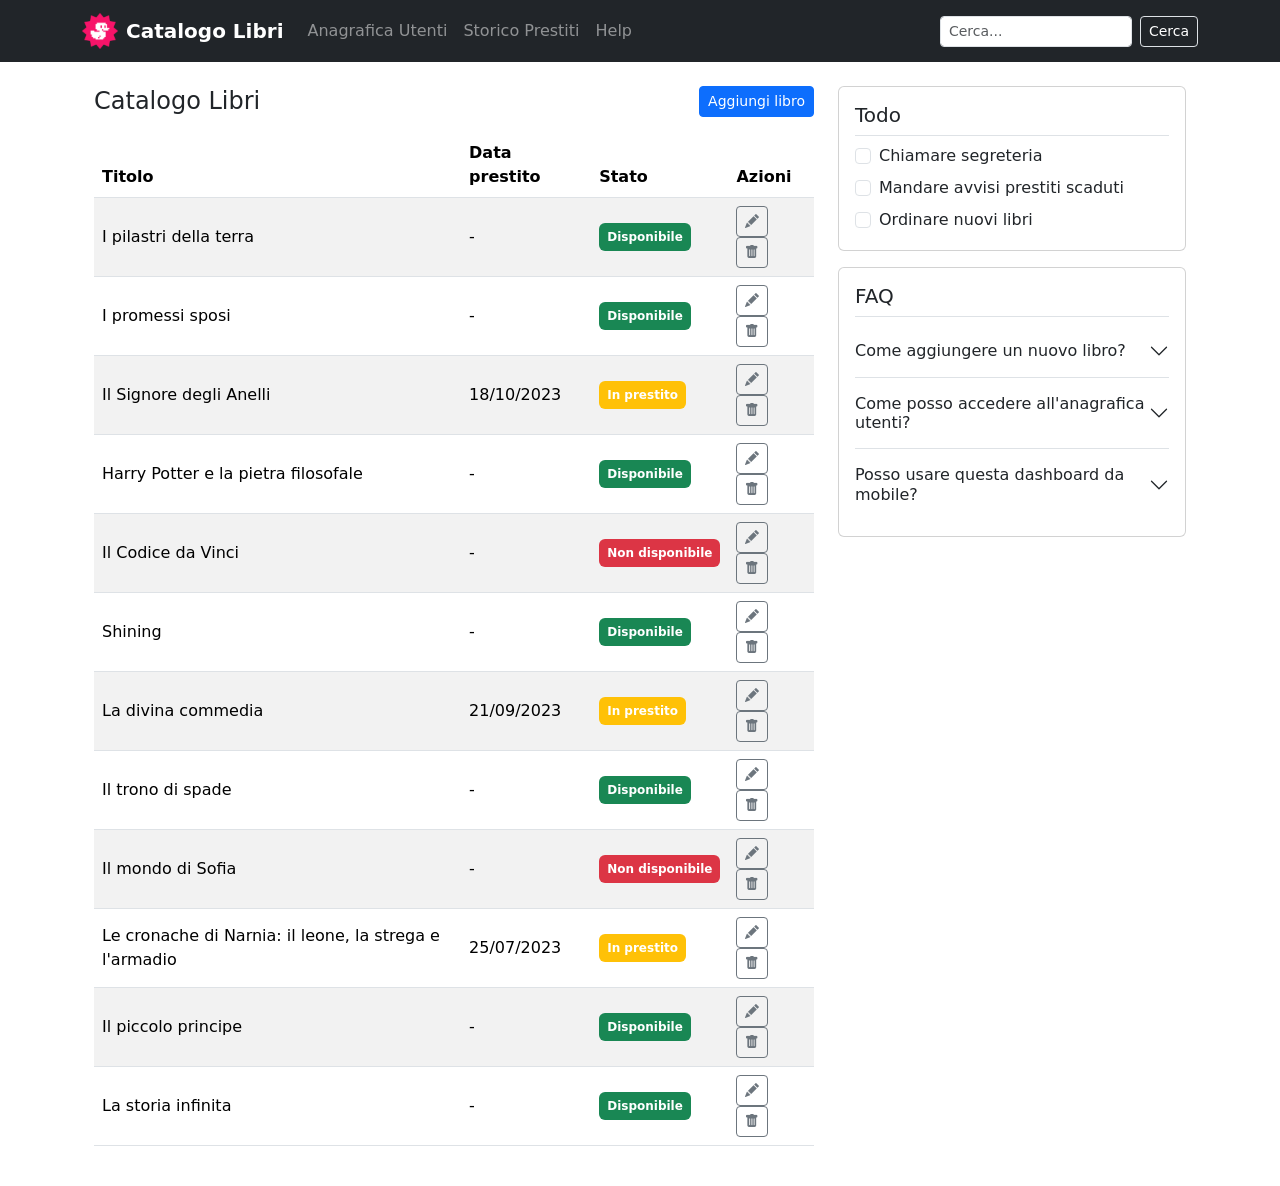
<file: index.html>
<!doctype html>
<html lang="en">
  <head>
    <meta charset="UTF-8" />
    <meta name="viewport" content="width=device-width, initial-scale=1.0" />
    <title>Catalogo libri</title>

    <link
      href="https://cdn.jsdelivr.net/npm/bootstrap@5.3.3/dist/css/bootstrap.min.css"
      rel="stylesheet"
    />
    <link
      href="https://cdn.jsdelivr.net/npm/bootstrap-icons@1.11.3/font/bootstrap-icons.min.css"
      rel="stylesheet"
    />
    <link rel="stylesheet" href="./style.css" />
  </head>
  <body>
    <!-- NAVBAR -->
    <nav class="navbar navbar-expand-lg navbar-dark bg-dark px-3">
      <div class="container">
        <a class="navbar-brand d-flex align-items-center gap-2" href="#">
          <img src="./img/duck.png" alt="Logo" height="36" />
          <span class="text-white fw-semibold d-none d-lg-inline"
            >Catalogo Libri</span
          >
        </a>
        <button
          class="navbar-toggler"
          type="button"
          data-bs-toggle="collapse"
          data-bs-target="#nav"
        >
          <span class="navbar-toggler-icon"></span>
        </button>
        <div class="collapse navbar-collapse" id="nav">
          <ul class="navbar-nav me-auto">
            <li class="nav-item">
              <a class="nav-link text-white-50" href="#">Anagrafica Utenti</a>
            </li>
            <li class="nav-item">
              <a class="nav-link text-white-50" href="#">Storico Prestiti</a>
            </li>
            <li class="nav-item">
              <a class="nav-link text-white-50" href="#">Help</a>
            </li>
          </ul>
          <div class="d-flex gap-2 my-2 my-lg-0">
            <input
              class="form-control form-control-sm"
              type="text"
              placeholder="Cerca..."
            />
            <button class="btn btn-dark border btn-sm">Cerca</button>
          </div>
        </div>
      </div>
    </nav>

    <!-- MAIN -->
    <div class="container p-4">
      <div class="row g-4">
        <!-- TABELLA LIBRI -->
        <div class="col-12 col-lg-8">
          <div class="d-flex justify-content-between align-items-center mb-3">
            <h4 class="mb-0">Catalogo Libri</h4>
            <a href="http://127.0.0.1:5500/form.html" class="btn btn-primary btn-sm">Aggiungi libro</a>
          </div>

          <table class="table table-striped align-middle">
            <thead>
              <tr>
                <th>Titolo</th>
                <th class="d-none d-md-table-cell">Data prestito</th>
                <th>Stato</th>
                <th>Azioni</th>
              </tr>
            </thead>

            <tbody>
              <tr>
                <td>I pilastri della terra</td>
                <td class="d-none d-md-table-cell">-</td>
                <td><span class="badge bg-success p-2">Disponibile</span></td>
                <td>
                  <button class="btn btn-sm btn-outline-secondary me-1">
                    <i class="bi bi-pencil-fill"></i>
                  </button>
                  <button class="btn btn-sm btn-outline-secondary">
                    <i class="bi bi-trash-fill"></i>
                  </button>
                </td>
              </tr>

              <tr>
                <td>I promessi sposi</td>
                <td class="d-none d-md-table-cell">-</td>
                <td><span class="badge bg-success p-2">Disponibile</span></td>
                <td>
                  <button class="btn btn-sm btn-outline-secondary me-1">
                    <i class="bi bi-pencil-fill"></i>
                  </button>
                  <button class="btn btn-sm btn-outline-secondary">
                    <i class="bi bi-trash-fill"></i>
                  </button>
                </td>
              </tr>

              <tr>
                <td>Il Signore degli Anelli</td>
                <td class="d-none d-md-table-cell">18/10/2023</td>
                <td><span class="badge bg-warning p-2">In prestito</span></td>
                <td>
                  <button class="btn btn-sm btn-outline-secondary me-1">
                    <i class="bi bi-pencil-fill"></i>
                  </button>
                  <button class="btn btn-sm btn-outline-secondary">
                    <i class="bi bi-trash-fill"></i>
                  </button>
                </td>
              </tr>

              <tr>
                <td>Harry Potter e la pietra filosofale</td>
                <td class="d-none d-md-table-cell">-</td>
                <td><span class="badge bg-success p-2">Disponibile</span></td>
                <td>
                  <button class="btn btn-sm btn-outline-secondary me-1">
                    <i class="bi bi-pencil-fill"></i>
                  </button>
                  <button class="btn btn-sm btn-outline-secondary">
                    <i class="bi bi-trash-fill"></i>
                  </button>
                </td>
              </tr>

              <tr>
                <td>Il Codice da Vinci</td>
                <td class="d-none d-md-table-cell">-</td>
                <td>
                  <span class="badge bg-danger p-2">Non disponibile</span>
                </td>
                <td>
                  <button class="btn btn-sm btn-outline-secondary me-1">
                    <i class="bi bi-pencil-fill"></i>
                  </button>
                  <button class="btn btn-sm btn-outline-secondary">
                    <i class="bi bi-trash-fill"></i>
                  </button>
                </td>
              </tr>
              <tr>
                <td>Shining</td>
                <td class="d-none d-md-table-cell">-</td>
                <td><span class="badge bg-success p-2">Disponibile</span></td>
                <td>
                  <button class="btn btn-sm btn-outline-secondary me-1">
                    <i class="bi bi-pencil-fill"></i>
                  </button>
                  <button class="btn btn-sm btn-outline-secondary">
                    <i class="bi bi-trash-fill"></i>
                  </button>
                </td>
              </tr>

              <tr>
                <td>La divina commedia</td>
                <td class="d-none d-md-table-cell">21/09/2023</td>
                <td><span class="badge bg-warning p-2">In prestito</span></td>
                <td>
                  <button class="btn btn-sm btn-outline-secondary me-1">
                    <i class="bi bi-pencil-fill"></i>
                  </button>
                  <button class="btn btn-sm btn-outline-secondary">
                    <i class="bi bi-trash-fill"></i>
                  </button>
                </td>
              </tr>

              <tr>
                <td>Il trono di spade</td>
                <td class="d-none d-md-table-cell">-</td>
                <td><span class="badge bg-success p-2">Disponibile</span></td>
                <td>
                  <button class="btn btn-sm btn-outline-secondary me-1">
                    <i class="bi bi-pencil-fill"></i>
                  </button>
                  <button class="btn btn-sm btn-outline-secondary">
                    <i class="bi bi-trash-fill"></i>
                  </button>
                </td>
              </tr>

              <tr>
                <td>Il mondo di Sofia</td>
                <td class="d-none d-md-table-cell">-</td>
                <td>
                  <span class="badge bg-danger p-2">Non disponibile</span>
                </td>
                <td>
                  <button class="btn btn-sm btn-outline-secondary me-1">
                    <i class="bi bi-pencil-fill"></i>
                  </button>
                  <button class="btn btn-sm btn-outline-secondary">
                    <i class="bi bi-trash-fill"></i>
                  </button>
                </td>
              </tr>

              <tr>
                <td>Le cronache di Narnia: il leone, la strega e l'armadio</td>
                <td class="d-none d-md-table-cell">25/07/2023</td>
                <td><span class="badge bg-warning p-2">In prestito</span></td>
                <td>
                  <button class="btn btn-sm btn-outline-secondary me-1">
                    <i class="bi bi-pencil-fill"></i>
                  </button>
                  <button class="btn btn-sm btn-outline-secondary">
                    <i class="bi bi-trash-fill"></i>
                  </button>
                </td>
              </tr>

              <tr>
                <td>Il piccolo principe</td>
                <td class="d-none d-md-table-cell">-</td>
                <td><span class="badge bg-success p-2">Disponibile</span></td>
                <td>
                  <button class="btn btn-sm btn-outline-secondary me-1">
                    <i class="bi bi-pencil-fill"></i>
                  </button>
                  <button class="btn btn-sm btn-outline-secondary">
                    <i class="bi bi-trash-fill"></i>
                  </button>
                </td>
              </tr>

              <tr>
                <td>La storia infinita</td>
                <td class="d-none d-md-table-cell">-</td>
                <td><span class="badge bg-success p-2">Disponibile</span></td>
                <td>
                  <button class="btn btn-sm btn-outline-secondary me-1">
                    <i class="bi bi-pencil-fill"></i>
                  </button>
                  <button class="btn btn-sm btn-outline-secondary">
                    <i class="bi bi-trash-fill"></i>
                  </button>
                </td>
              </tr>
            </tbody>
          </table>

          <!-- CARD TODO -->
          <div class="d-lg-none">
            <div class="card mb-3">
              <div class="card-body">
                <h5 class="card-title border-bottom pb-2">Todo</h5>
                <div class="form-check mb-2">
                  <input type="checkbox" class="form-check-input" id="m1" />
                  <label for="m1" class="form-check-label1"
                    >Chiamare segreteria</label
                  >
                </div>
                <div class="form-check mb-2">
                  <input type="checkbox" class="form-check-input" id="m2" />
                  <label for="m2" class="form-check-label1"
                    >Mandare avvisi prestiti scaduti</label
                  >
                </div>
                <div class="form-check mb-2">
                  <input type="checkbox" class="form-check-input" id="m3" />
                  <label for="m3" class="form-check-label1"
                    >Ordinare nuovi libri</label
                  >
                </div>
              </div>
            </div>

            <!-- CARD FAQ MOBILE -->
            <div class="card">
              <div class="card-body">
                <h5 class="card-title" border-bottom pb-2>FAQ</h5>
                <div class="accordion accordion-flush" id="faqM">
                  <div class="accordion-item">
                    <h2 class="accordion-header">
                      <button
                        class="accordion-button collapsed px-0"
                        type="button"
                        data-bs-toggle="collapse"
                        data-bs-target="#fm1"
                      >
                        Come aggiungere un nuovo libro?
                      </button>
                    </h2>
                    <div
                      id="fm1"
                      class="accordion-collapse collapse"
                      data-bs-parent="#faqM"
                    >
                      <div class="accordion-body px-0">
                        Clicca su "Aggiungi Libro" in alto a destra.
                      </div>
                    </div>
                  </div>

                  <div class="accordion-item">
                    <h2 class="accordion-header">
                      <button
                        class="accordion-button collapsed px-0"
                        type="button"
                        data-bs-toggle="collapse"
                        data-bs-target="#fm2"
                      >
                        Come posso accedere all'anagrafica utenti?
                      </button>
                    </h2>
                    <div
                      id="fm2"
                      class="accordion-collapse collapse"
                      data-bs-parent="#faqM"
                    >
                      <div class="accordion-body px-0">
                        Usa il menu in alto e clicca su "Anagrafica Utenti".
                      </div>
                    </div>
                  </div>

                  <div class="accordion-item">
                    <h2 class="accordion-header">
                      <button
                        class="accordion-button collapsed px-0"
                        type="button"
                        data-bs-toggle="collapse"
                        data-bs-target="#fm3"
                      >
                        Posso usare questa dashboard da mobile?
                      </button>
                    </h2>
                    <div
                      id="fm3"
                      class="accordion-collapse collapse"
                      data-bs-parent="#faqM"
                    >
                      <div class="accordion-body px-0">
                        Si' e' completamente responsive.
                      </div>
                    </div>
                  </div>
                </div>
              </div>
            </div>
            <!-- /card FAQ mobile -->
          </div>
          <!-- /d-lg-none -->
        </div>
        <!-- /col-12 col-lg-8 -->

        <!-- CARD TODO DESKTOP -->
        <div class="col-lg-4 d-none d-lg-block">
          <div class="card mb-3">
            <div class="card-body">
              <h5 class="card-title border-bottom pb-2">Todo</h5>
              <div class="form-check mb-2">
                <input class="form-check-input" type="checkbox" id="d1" />
                <label class="form-check-label" for="d1"
                  >Chiamare segreteria</label
                >
              </div>
              <div class="form-check mb-2">
                <input class="form-check-input" type="checkbox" id="d2" />
                <label class="form-check-label" for="d2"
                  >Mandare avvisi prestiti scaduti</label
                >
              </div>
              <div class="form-check">
                <input class="form-check-input" type="checkbox" id="d3" />
                <label class="form-check-label" for="d3"
                  >Ordinare nuovi libri</label
                >
              </div>
            </div>
          </div>

          <!-- CARD FAQ DESKTOP -->
          <div class="card">
            <div class="card-body">
              <h5 class="card-title border-bottom pb-2">FAQ</h5>
              <div class="accordion accordion-flush" id="faqD">
                <div class="accordion-item">
                  <h2 class="accordion-header">
                    <button
                      class="accordion-button collapsed px-0"
                      type="button"
                      data-bs-toggle="collapse"
                      data-bs-target="#fd1"
                    >
                      Come aggiungere un nuovo libro?
                    </button>
                  </h2>
                  <div
                    id="fd1"
                    class="accordion-collapse collapse"
                    data-bs-parent="#faqD"
                  >
                    <div class="accordion-body px-0">
                      Clicca su "Aggiungi Libro" in alto a destra.
                    </div>
                  </div>
                </div>

                <div class="accordion-item">
                  <h2 class="accordion-header">
                    <button
                      class="accordion-button collapsed px-0"
                      type="button"
                      data-bs-toggle="collapse"
                      data-bs-target="#fd2"
                    >
                      Come posso accedere all'anagrafica utenti?
                    </button>
                  </h2>
                  <div
                    id="fd2"
                    class="accordion-collapse collapse"
                    data-bs-parent="#faqM"
                  >
                    <div class="accordion-body px-0">
                      Usa il menu in alto e clicca su "Anagrafica Utenti".
                    </div>
                  </div>
                </div>

                <div class="accordion-item">
                  <h2 class="accordion-header">
                    <button
                      class="accordion-button collapsed px-0"
                      type="button"
                      data-bs-toggle="collapse"
                      data-bs-target="#fd3"
                    >
                      Posso usare questa dashboard da mobile?
                    </button>
                  </h2>
                  <div
                    id="fd3"
                    class="accordion-collapse collapse"
                    data-bs-parent="#faqM"
                  >
                    <div class="accordion-body px-0">
                      Si' e' completamente responsive.
                    </div>
                  </div>

                  <div
                    id="fd1"
                    class="accordion-collapse collapse"
                    data-bs-parent="#faqD"
                  >
                    <div class="accordion-body px-0">
                      Si', e' completamente responsive.
                    </div>
                  </div>
                </div>
              </div>
            </div>
          </div>
          <!--/card-->
        </div>
        <!--/col-lg-4-->
      </div>
      <!--/row-->
    </div>
    <!--/container-->
    <script src="https://cdn.jsdelivr.net/npm/bootstrap@5.3.3/dist/js/bootstrap.bundle.min.js"></script>
  </body>
</html>
</file>
<file: style.css>
/* html{
  background-color: rgb(245, 237, 222);
} */

img{
    height: 36px;
}

.search-input {
  width: 200px;
}
</file>
